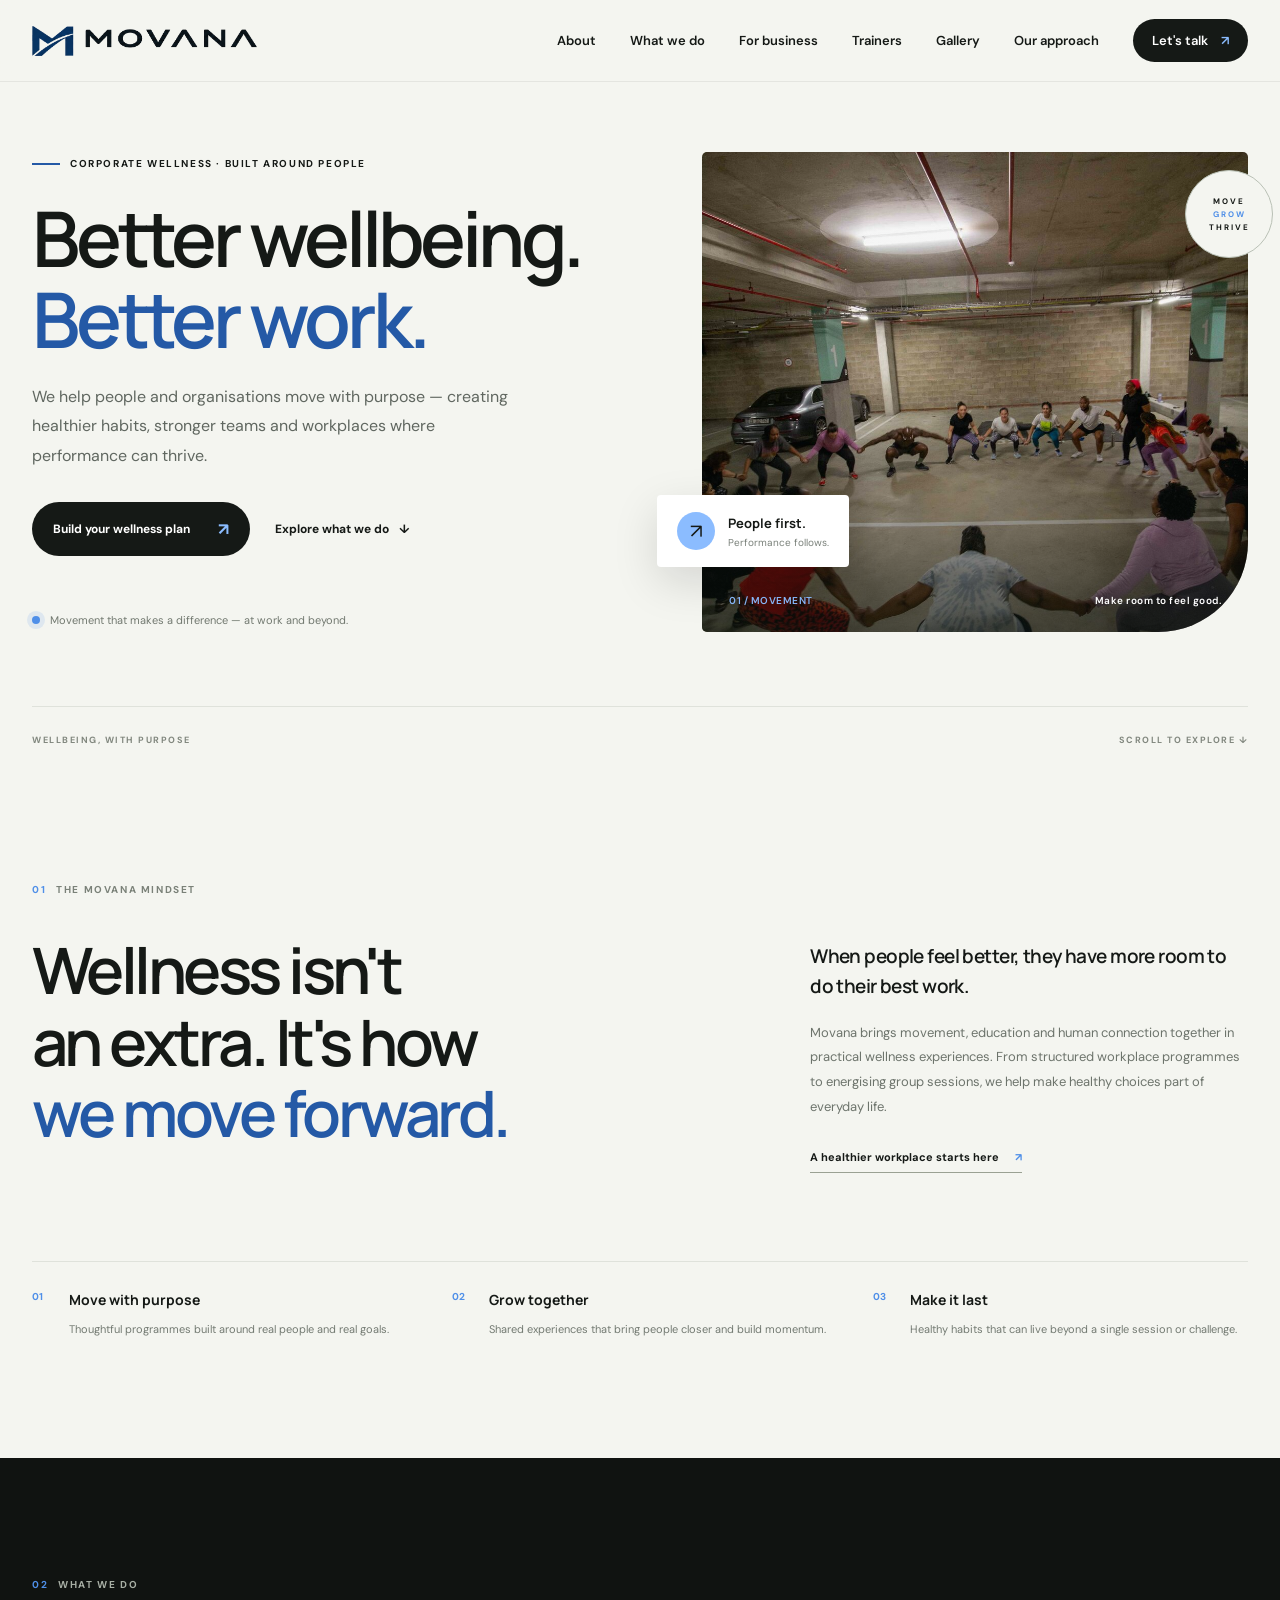
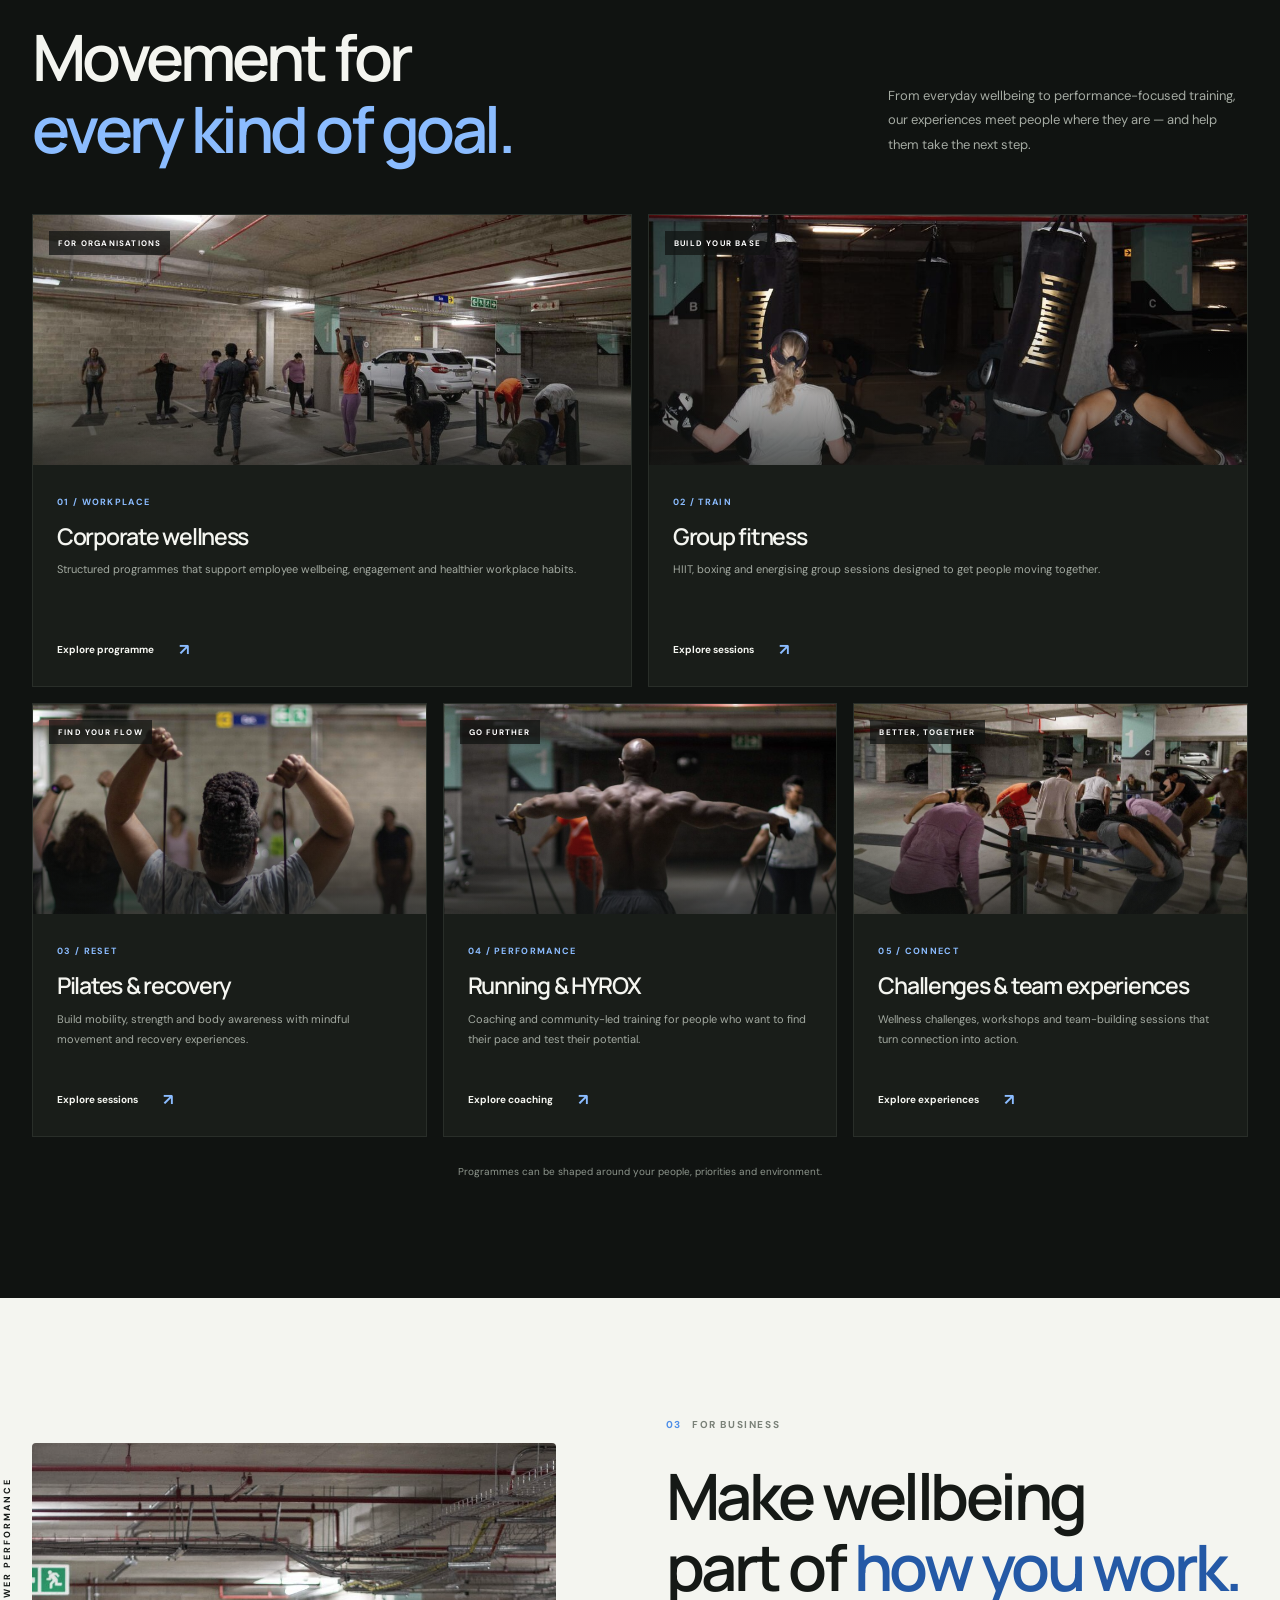
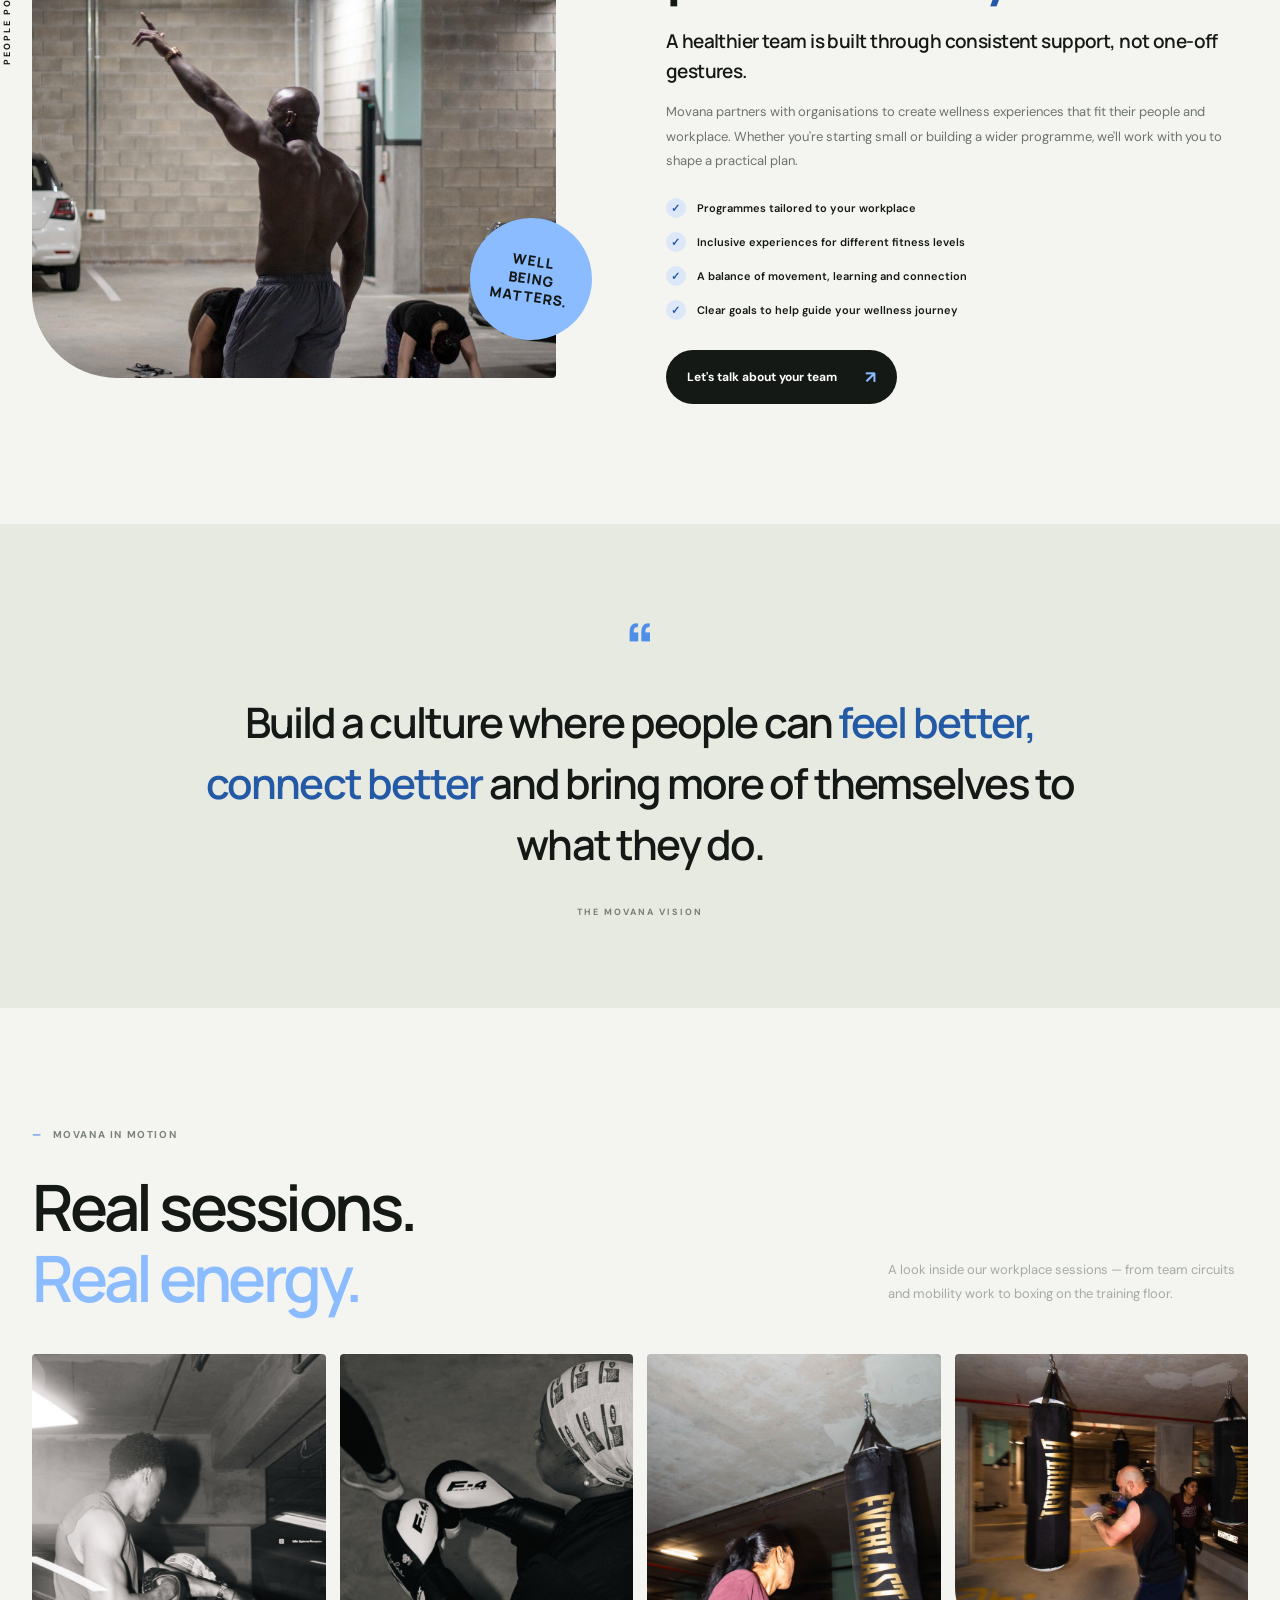
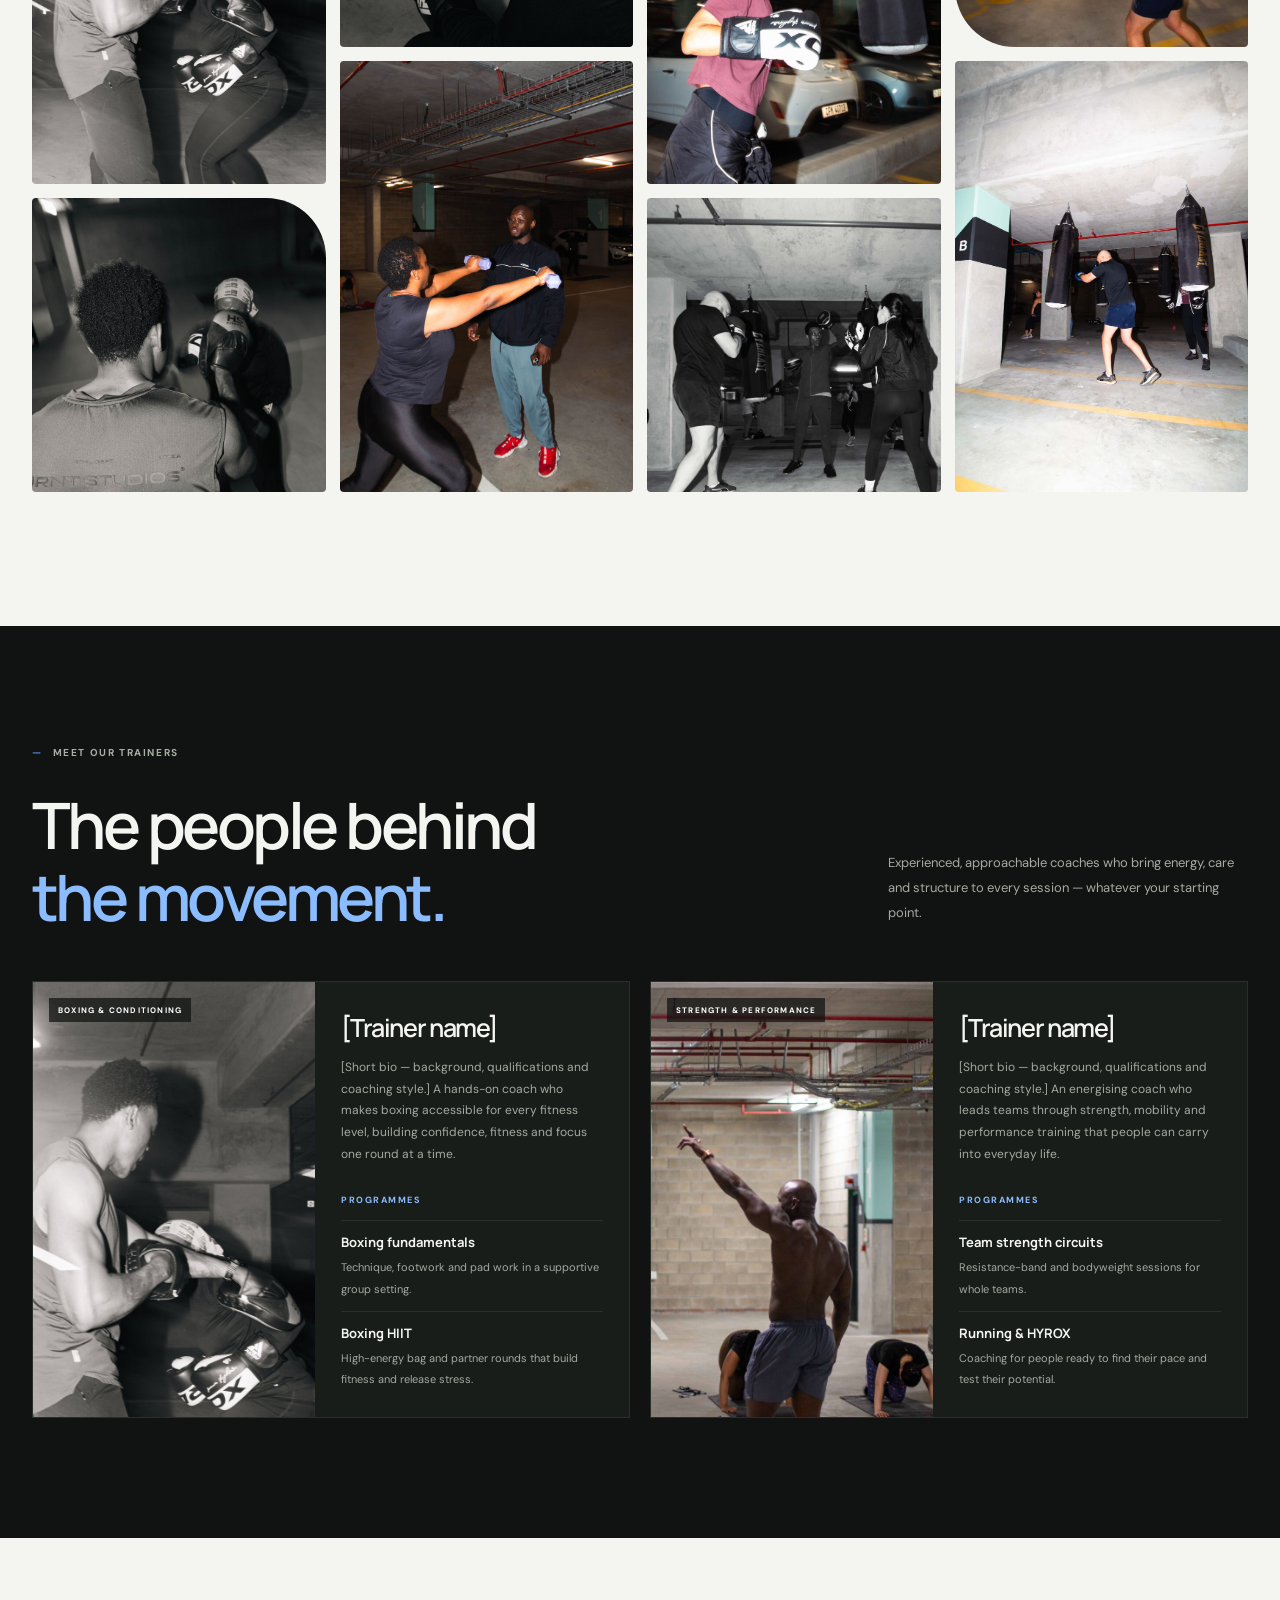
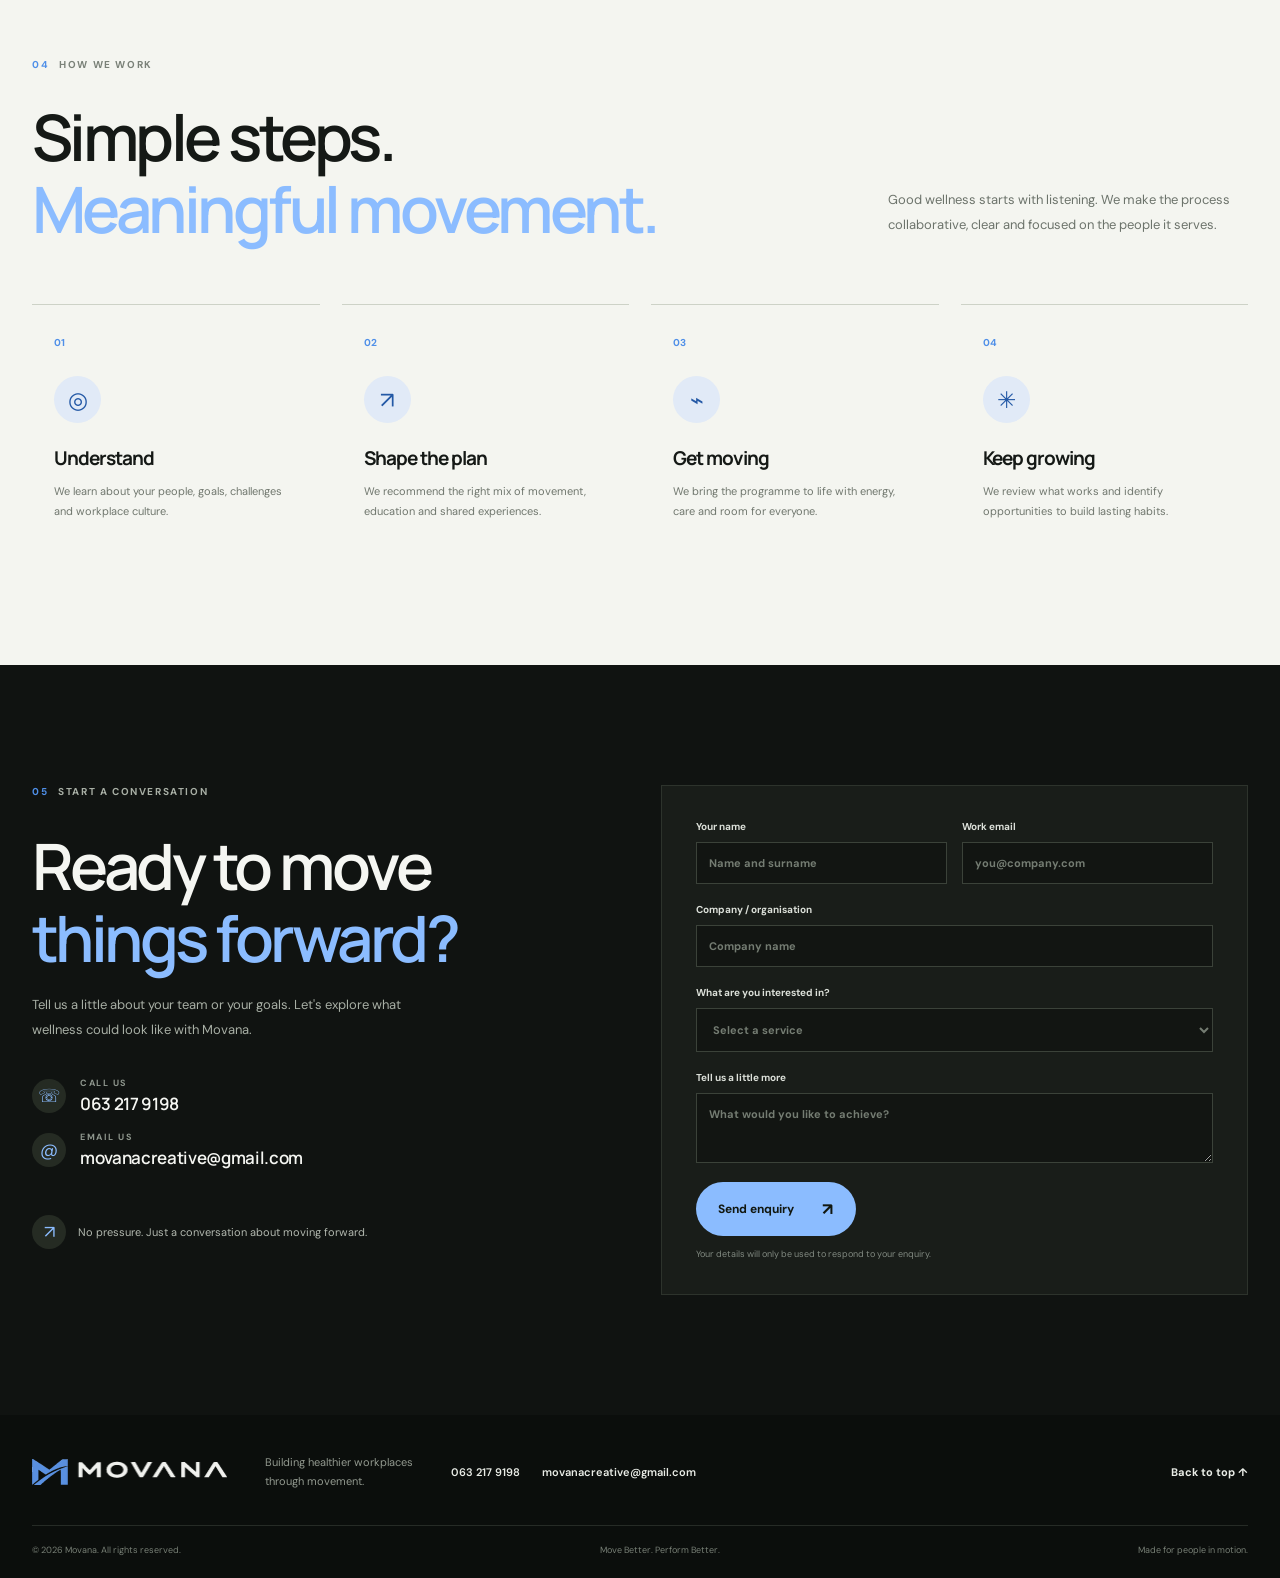
<file: website/index.html>
<!doctype html>
<html lang="en">
<head>
  <meta charset="utf-8">
  <meta name="viewport" content="width=device-width, initial-scale=1">
  <meta name="theme-color" content="#101311">
  <meta name="description" content="Movana builds healthier workplaces through movement. Discover corporate wellness programmes, fitness experiences and coaching designed to help teams thrive.">
  <title>Movana — Move Better. Perform Better.</title>
  <link rel="preconnect" href="https://fonts.googleapis.com">
  <link rel="preconnect" href="https://fonts.gstatic.com" crossorigin>
  <link href="https://fonts.googleapis.com/css2?family=DM+Sans:wght@400;500;600;700&family=Manrope:wght@400;500;600;700;800&display=swap" rel="stylesheet">
  <link rel="icon" type="image/png" href="images/favicon.png">
  <link rel="stylesheet" href="styles.css">
</head>
<body>
  <a class="skip-link" href="#main">Skip to content</a>
  <header class="site-header" id="top">
    <a class="brand" href="#top" aria-label="Movana home"><img class="brand-logo" src="images/movana-logo.png" alt="Movana" width="781" height="104"></a>
    <button class="menu-toggle" aria-expanded="false" aria-controls="primary-nav" aria-label="Open navigation"><span></span><span></span></button>
    <nav class="nav" id="primary-nav" aria-label="Main navigation">
      <a href="#about">About</a>
      <a href="#services">What we do</a>
      <a href="#corporate">For business</a>
      <a href="#trainers">Trainers</a>
      <a href="#gallery">Gallery</a>
      <a href="#approach">Our approach</a>
      <a class="nav-cta" href="#contact">Let's talk <span aria-hidden="true">↗</span></a>
    </nav>
  </header>

  <main id="main">
    <section class="hero section-shell">
      <div class="hero-copy reveal">
        <p class="eyebrow"><span class="eyebrow-line"></span> CORPORATE WELLNESS · BUILT AROUND PEOPLE</p>
        <h1>Better wellbeing.<br><em>Better work.</em></h1>
        <p class="hero-intro">We help people and organisations move with purpose — creating healthier habits, stronger teams and workplaces where performance can thrive.</p>
        <div class="hero-actions">
          <a class="button button-dark" href="#contact">Build your wellness plan <span aria-hidden="true">↗</span></a>
          <a class="text-link" href="#services">Explore what we do <span aria-hidden="true">↓</span></a>
        </div>
        <div class="hero-note"><span class="pulse-dot"></span><span>Movement that makes a difference — at work and beyond.</span></div>
      </div>
      <div class="hero-visual reveal" aria-label="A Movana group holding hands in a circle during a team squat">
        <div class="hero-photo">
          <div class="photo-overlay"></div>
          <div class="photo-caption"><span>01 / MOVEMENT</span><span>Make room to feel good.</span></div>
        </div>
        <div class="floating-card">
          <span class="floating-icon">↗</span>
          <div><strong>People first.</strong><span>Performance follows.</span></div>
        </div>
        <div class="hero-orbit" aria-hidden="true"><span>MOVE</span><span>GROW</span><span>THRIVE</span></div>
      </div>
      <div class="hero-bottom"><span>WELLBEING, WITH PURPOSE</span><span>SCROLL TO EXPLORE ↓</span></div>
    </section>

    <section class="intro section-shell section-pad" id="about">
      <div class="section-kicker reveal"><span>01</span><span>THE MOVANA MINDSET</span></div>
      <div class="intro-grid">
        <h2 class="reveal">Wellness isn't<br>an extra. It's how<br><em>we move forward.</em></h2>
        <div class="intro-copy reveal">
          <p class="lead">When people feel better, they have more room to do their best work.</p>
          <p>Movana brings movement, education and human connection together in practical wellness experiences. From structured workplace programmes to energising group sessions, we help make healthy choices part of everyday life.</p>
          <a class="underlined-link" href="#corporate">A healthier workplace starts here <span>↗</span></a>
        </div>
      </div>
      <div class="values-strip reveal">
        <div><span class="value-number">01</span><strong>Move with purpose</strong><p>Thoughtful programmes built around real people and real goals.</p></div>
        <div><span class="value-number">02</span><strong>Grow together</strong><p>Shared experiences that bring people closer and build momentum.</p></div>
        <div><span class="value-number">03</span><strong>Make it last</strong><p>Healthy habits that can live beyond a single session or challenge.</p></div>
      </div>
    </section>

    <section class="services section-pad" id="services">
      <div class="section-shell">
        <div class="section-heading reveal">
          <div><div class="section-kicker light"><span>02</span><span>WHAT WE DO</span></div><h2>Movement for<br><em>every kind of goal.</em></h2></div>
          <p>From everyday wellbeing to performance-focused training, our experiences meet people where they are — and help them take the next step.</p>
        </div>
        <div class="service-grid">
          <article class="service-card service-featured reveal">
            <div class="service-image service-image-one"><span class="image-tag">FOR ORGANISATIONS</span></div>
            <div class="service-content"><span class="service-index">01 / WORKPLACE</span><h3>Corporate wellness</h3><p>Structured programmes that support employee wellbeing, engagement and healthier workplace habits.</p><a href="#contact" aria-label="Enquire about corporate wellness">Explore programme <span>↗</span></a></div>
          </article>
          <article class="service-card reveal">
            <div class="service-image service-image-two"><span class="image-tag">BUILD YOUR BASE</span></div>
            <div class="service-content"><span class="service-index">02 / TRAIN</span><h3>Group fitness</h3><p>HIIT, boxing and energising group sessions designed to get people moving together.</p><a href="#contact" aria-label="Enquire about group fitness">Explore sessions <span>↗</span></a></div>
          </article>
          <article class="service-card reveal">
            <div class="service-image service-image-three"><span class="image-tag">FIND YOUR FLOW</span></div>
            <div class="service-content"><span class="service-index">03 / RESET</span><h3>Pilates & recovery</h3><p>Build mobility, strength and body awareness with mindful movement and recovery experiences.</p><a href="#contact" aria-label="Enquire about Pilates and recovery">Explore sessions <span>↗</span></a></div>
          </article>
          <article class="service-card reveal">
            <div class="service-image service-image-four"><span class="image-tag">GO FURTHER</span></div>
            <div class="service-content"><span class="service-index">04 / PERFORMANCE</span><h3>Running & HYROX</h3><p>Coaching and community-led training for people who want to find their pace and test their potential.</p><a href="#contact" aria-label="Enquire about running and HYROX">Explore coaching <span>↗</span></a></div>
          </article>
          <article class="service-card reveal">
            <div class="service-image service-image-five"><span class="image-tag">BETTER, TOGETHER</span></div>
            <div class="service-content"><span class="service-index">05 / CONNECT</span><h3>Challenges & team experiences</h3><p>Wellness challenges, workshops and team-building sessions that turn connection into action.</p><a href="#contact" aria-label="Enquire about team experiences">Explore experiences <span>↗</span></a></div>
          </article>
        </div>
        <p class="services-footnote">Programmes can be shaped around your people, priorities and environment.</p>
      </div>
    </section>

    <section class="corporate section-shell section-pad" id="corporate">
      <div class="corporate-visual reveal">
        <div class="corporate-photo"></div>
        <div class="vertical-note">PEOPLE POWER PERFORMANCE</div>
        <div class="corporate-stamp"><span>WELL</span><span>BEING</span><span>MATTERS.</span></div>
      </div>
      <div class="corporate-copy reveal">
        <div class="section-kicker"><span>03</span><span>FOR BUSINESS</span></div>
        <h2>Make wellbeing<br>part of <em>how you work.</em></h2>
        <p class="lead">A healthier team is built through consistent support, not one-off gestures.</p>
        <p>Movana partners with organisations to create wellness experiences that fit their people and workplace. Whether you're starting small or building a wider programme, we'll work with you to shape a practical plan.</p>
        <ul class="check-list">
          <li><span>✓</span> Programmes tailored to your workplace</li>
          <li><span>✓</span> Inclusive experiences for different fitness levels</li>
          <li><span>✓</span> A balance of movement, learning and connection</li>
          <li><span>✓</span> Clear goals to help guide your wellness journey</li>
        </ul>
        <a class="button button-dark" href="#contact">Let's talk about your team <span>↗</span></a>
      </div>
    </section>

    <section class="quote-band">
      <div class="quote-inner section-shell reveal">
        <span class="quote-mark">“</span>
        <p>Build a culture where people can <em>feel better, connect better</em> and bring more of themselves to what they do.</p>
        <span class="quote-caption">THE MOVANA VISION</span>
      </div>
    </section>

    <section class="gallery section-shell section-pad" id="gallery">
      <div class="section-heading gallery-heading reveal">
        <div><div class="section-kicker"><span>—</span><span>MOVANA IN MOTION</span></div><h2>Real sessions.<br><em>Real energy.</em></h2></div>
        <p>A look inside our workplace sessions — from team circuits and mobility work to boxing on the training floor.</p>
      </div>
      <div class="gallery-grid reveal">
        <figure class="gallery-item"><img src="images/gallery/pad-work.jpg" alt="A coach holding pads for a boxer during a session" loading="lazy" width="900" height="1200"></figure>
        <figure class="gallery-item"><img src="images/gallery/sparring-focus.jpg" alt="A participant focused on pad work with a coach" loading="lazy" width="900" height="1200"></figure>
        <figure class="gallery-item"><img src="images/gallery/gloves-up.jpg" alt="Close-up of boxing gloves raised and ready" loading="lazy" width="900" height="1200"></figure>
        <figure class="gallery-item"><img src="images/gallery/partner-drills.jpg" alt="Two participants working through a partner boxing drill" loading="lazy" width="900" height="1200"></figure>
        <figure class="gallery-item"><img src="images/gallery/heavy-bag.jpg" alt="A participant throwing a punch at a heavy bag" loading="lazy" width="900" height="1200"></figure>
        <figure class="gallery-item"><img src="images/gallery/bag-session.jpg" alt="Participants training on heavy bags in black and white" loading="lazy" width="900" height="1200"></figure>
        <figure class="gallery-item"><img src="images/gallery/power-punch.jpg" alt="A participant driving a punch into a heavy bag" loading="lazy" width="900" height="1200"></figure>
        <figure class="gallery-item"><img src="images/gallery/boxing-floor.jpg" alt="A wide view of a group boxing session on the training floor" loading="lazy" width="900" height="1200"></figure>
      </div>
    </section>

    <section class="trainers section-pad" id="trainers">
      <div class="section-shell">
        <div class="section-heading reveal">
          <div><div class="section-kicker light"><span>—</span><span>MEET OUR TRAINERS</span></div><h2>The people behind<br><em>the movement.</em></h2></div>
          <p>Experienced, approachable coaches who bring energy, care and structure to every session — whatever your starting point.</p>
        </div>
        <div class="trainer-grid">
        <article class="trainer-card reveal">
          <div class="trainer-photo"><img src="images/trainer-boxing.jpg" alt="A Movana coach holding pads for a participant during a boxing session" loading="lazy" width="900" height="1000"><span class="image-tag">BOXING & CONDITIONING</span></div>
          <div class="trainer-body">
            <h3>[Trainer name]</h3>
            <p>[Short bio — background, qualifications and coaching style.] A hands-on coach who makes boxing accessible for every fitness level, building confidence, fitness and focus one round at a time.</p>
            <span class="trainer-label">PROGRAMMES</span>
            <ul class="trainer-programmes"><li><strong>Boxing fundamentals</strong><span>Technique, footwork and pad work in a supportive group setting.</span></li><li><strong>Boxing HIIT</strong><span>High-energy bag and partner rounds that build fitness and release stress.</span></li></ul>
          </div>
        </article>
        <article class="trainer-card reveal">
          <div class="trainer-photo"><img src="images/trainer-strength.jpg" alt="A Movana coach leading a group warm-up in a workplace session" loading="lazy" width="900" height="1000"><span class="image-tag">STRENGTH & PERFORMANCE</span></div>
          <div class="trainer-body">
            <h3>[Trainer name]</h3>
            <p>[Short bio — background, qualifications and coaching style.] An energising coach who leads teams through strength, mobility and performance training that people can carry into everyday life.</p>
            <span class="trainer-label">PROGRAMMES</span>
            <ul class="trainer-programmes"><li><strong>Team strength circuits</strong><span>Resistance-band and bodyweight sessions for whole teams.</span></li><li><strong>Running & HYROX</strong><span>Coaching for people ready to find their pace and test their potential.</span></li></ul>
          </div>
        </article>
        </div>
      </div>
    </section>

    <section class="approach section-shell section-pad" id="approach">
      <div class="section-heading approach-heading reveal">
        <div><div class="section-kicker"><span>04</span><span>HOW WE WORK</span></div><h2>Simple steps.<br><em>Meaningful movement.</em></h2></div>
        <p>Good wellness starts with listening. We make the process collaborative, clear and focused on the people it serves.</p>
      </div>
      <div class="steps-grid">
        <article class="step reveal"><span class="step-number">01</span><div class="step-icon">◎</div><h3>Understand</h3><p>We learn about your people, goals, challenges and workplace culture.</p></article>
        <article class="step reveal"><span class="step-number">02</span><div class="step-icon">↗</div><h3>Shape the plan</h3><p>We recommend the right mix of movement, education and shared experiences.</p></article>
        <article class="step reveal"><span class="step-number">03</span><div class="step-icon">⌁</div><h3>Get moving</h3><p>We bring the programme to life with energy, care and room for everyone.</p></article>
        <article class="step reveal"><span class="step-number">04</span><div class="step-icon">✳</div><h3>Keep growing</h3><p>We review what works and identify opportunities to build lasting habits.</p></article>
      </div>
    </section>

    <section class="contact section-pad" id="contact">
      <div class="section-shell contact-grid">
        <div class="contact-copy reveal">
          <div class="section-kicker light"><span>05</span><span>START A CONVERSATION</span></div>
          <h2>Ready to move<br><em>things forward?</em></h2>
          <p>Tell us a little about your team or your goals. Let's explore what wellness could look like with Movana.</p>
          <ul class="contact-details">
            <li><span class="contact-note-icon" aria-hidden="true">☏</span><div><small>CALL US</small><a href="tel:+27632179198">063 217 9198</a></div></li>
            <li><span class="contact-note-icon" aria-hidden="true">@</span><div><small>EMAIL US</small><a href="mailto:movanacreative@gmail.com">movanacreative@gmail.com</a></div></li>
          </ul>
          <div class="contact-note"><span class="contact-note-icon">↗</span><span>No pressure. Just a conversation about moving forward.</span></div>
        </div>
        <form class="contact-form reveal" name="movana-enquiry" method="POST" data-netlify="true" netlify-honeypot="bot-field" action="/thank-you.html">
          <input type="hidden" name="form-name" value="movana-enquiry">
          <p class="hidden"><label>Do not fill this out: <input name="bot-field"></label></p>
          <div class="form-row">
            <label>Your name<input name="name" type="text" autocomplete="name" placeholder="Name and surname" required></label>
            <label>Work email<input name="email" type="email" autocomplete="email" placeholder="you@company.com" required></label>
          </div>
          <label>Company / organisation<input name="company" type="text" autocomplete="organization" placeholder="Company name"></label>
          <label>What are you interested in?
            <select name="interest" required>
              <option value="" disabled selected>Select a service</option>
              <option>Corporate wellness programme</option><option>Group fitness sessions</option><option>Pilates & recovery</option><option>Running / HYROX coaching</option><option>Wellness challenge or workshop</option><option>Team-building experience</option><option>Something else</option>
            </select>
          </label>
          <label>Tell us a little more<textarea name="message" rows="3" placeholder="What would you like to achieve?"></textarea></label>
          <button class="button button-green" type="submit">Send enquiry <span>↗</span></button>
          <p class="form-small">Your details will only be used to respond to your enquiry.</p>
        </form>
      </div>
    </section>
  </main>

  <footer class="footer">
    <div class="section-shell footer-main">
      <a class="brand brand-footer" href="#top"><img class="brand-logo" src="images/movana-logo-light.png" alt="Movana" width="781" height="104"></a>
      <p>Building healthier workplaces<br>through movement.</p>
      <div class="footer-contact"><a href="tel:+27632179198">063 217 9198</a><a href="mailto:movanacreative@gmail.com">movanacreative@gmail.com</a></div>
      <a class="footer-top" href="#top">Back to top ↑</a>
    </div>
    <div class="section-shell footer-bottom"><span>© <span id="year"></span> Movana. All rights reserved.</span><span>Move Better. Perform Better.</span><span>Made for people in motion.</span></div>
  </footer>
  <script src="script.js"></script>
</body>
</html>
</file>
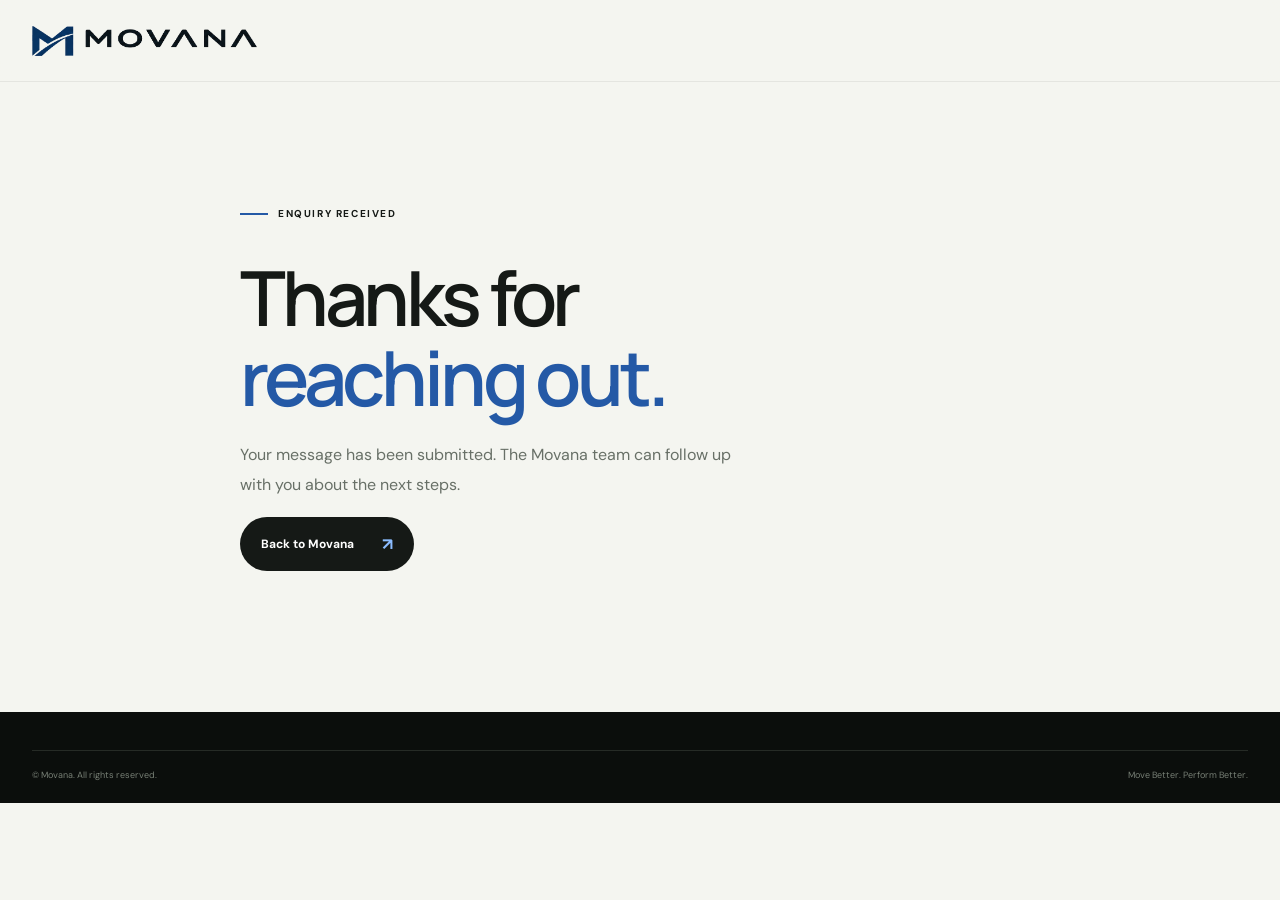
<file: website/thank-you.html>
<!doctype html>
<html lang="en"><head><meta charset="utf-8"><meta name="viewport" content="width=device-width, initial-scale=1"><meta name="theme-color" content="#101311"><title>Thank you — Movana</title><link rel="preconnect" href="https://fonts.googleapis.com"><link rel="preconnect" href="https://fonts.gstatic.com" crossorigin><link href="https://fonts.googleapis.com/css2?family=DM+Sans:wght@400;600;700&family=Manrope:wght@500;600;700;800&display=swap" rel="stylesheet"><link rel="icon" type="image/png" href="images/favicon.png"><link rel="stylesheet" href="styles.css"></head><body><header class="site-header"><a class="brand" href="index.html"><img class="brand-logo" src="images/movana-logo.png" alt="Movana" width="781" height="104"></a></header><main class="section-shell" style="min-height:70vh;display:grid;align-content:center;max-width:800px;padding-block:80px"><p class="eyebrow"><span class="eyebrow-line"></span> ENQUIRY RECEIVED</p><h1 style="font-size:clamp(48px,8vw,76px)">Thanks for<br><em>reaching out.</em></h1><p style="max-width:500px;line-height:1.9;color:#687067">Your message has been submitted. The Movana team can follow up with you about the next steps.</p><p><a class="button button-dark" href="index.html">Back to Movana <span>↗</span></a></p></main><footer class="footer"><div class="section-shell footer-bottom"><span>© Movana. All rights reserved.</span><span>Move Better. Perform Better.</span></div></footer></body></html>
</file>
<file: website/styles.css>
:root{--ink:#151916;--dark:#101311;--paper:#f4f5f0;--white:#fff;--muted:#777e77;--line:#dfe2db;--green:#8bbcff;--green-dark:#2459a6;--font-head:"Manrope",sans-serif;--font-body:"DM Sans",sans-serif;--shell:1240px}*{box-sizing:border-box}html{scroll-behavior:smooth;scroll-padding-top:92px}body{margin:0;background:var(--paper);color:var(--ink);font-family:var(--font-body);-webkit-font-smoothing:antialiased}a{color:inherit;text-decoration:none}button,input,textarea,select{font:inherit}.skip-link{position:absolute;left:-999px;top:8px;background:var(--green);padding:12px;z-index:99}.skip-link:focus{left:8px}.section-shell{width:min(var(--shell),calc(100% - 64px));margin-inline:auto}.section-pad{padding-block:120px}.site-header{height:82px;padding:0 max(32px,calc((100% - var(--shell))/2));display:flex;align-items:center;justify-content:space-between;background:rgba(244,245,240,.94);backdrop-filter:blur(12px);position:sticky;top:0;z-index:50;border-bottom:1px solid rgba(20,25,22,.07)}.brand{display:flex;align-items:center;gap:10px;font:800 25px var(--font-head);letter-spacing:-1.5px}.brand-mark{display:grid;place-items:center;width:29px;height:29px;border-radius:50%;background:var(--green);color:var(--ink);font:800 24px var(--font-head);letter-spacing:-3px;padding:0 4px 5px 0;transform:rotate(-9deg)}.brand-dot{color:#2459a6}.brand-logo{display:block;height:30px;width:auto}.brand-footer .brand-logo{height:26px}.nav{display:flex;align-items:center;gap:34px;font-size:13px;font-weight:600}.nav>a:not(.nav-cta){transition:opacity .2s}.nav>a:not(.nav-cta):hover{opacity:.55}.nav-cta{background:var(--ink);color:white;border-radius:100px;padding:13px 19px}.nav-cta span{color:var(--green);margin-left:10px}.menu-toggle{display:none}.hero{min-height:650px;padding-top:70px;padding-bottom:42px;display:grid;grid-template-columns:1fr .91fr;gap:70px;position:relative;align-items:center}.eyebrow,.section-kicker{display:flex;align-items:center;gap:10px;font-size:10px;font-weight:700;letter-spacing:1.6px}.eyebrow-line{width:28px;height:2px;background:var(--green-dark)}h1,h2,h3,p{margin-top:0}h1,h2,h3{font-family:var(--font-head);letter-spacing:-.055em}h1{font-size:clamp(52px,6vw,83px);line-height:1.05;font-weight:600;margin:28px 0 22px}h1 em,h2 em{font-style:normal;color:#2459a6} .hero-intro{max-width:490px;color:#606760;font-size:16px;line-height:1.85}.hero-actions{display:flex;align-items:center;gap:25px;margin-top:31px}.button{border:0;display:inline-flex;align-items:center;justify-content:center;gap:28px;padding:16px 21px;border-radius:100px;font-size:12px;font-weight:700;cursor:pointer;transition:transform .2s,background .2s}.button:hover{transform:translateY(-2px)}.button-dark{background:var(--ink);color:white}.button-dark span{color:var(--green);font-size:17px}.text-link{font-size:12px;font-weight:700}.text-link span{padding-left:7px}.hero-note{display:flex;align-items:center;gap:10px;margin-top:57px;color:#727970;font-size:11px}.pulse-dot{height:8px;width:8px;border-radius:50%;background:#4f8fe8;box-shadow:0 0 0 5px #4f8fe822}.hero-visual{height:480px;position:relative}.hero-photo{height:100%;width:100%;border-radius:5px 5px 90px 5px;position:relative;overflow:hidden;background:#777 url("images/hero-team-circle.jpg") center 40%/cover}.photo-overlay{position:absolute;inset:0;background:linear-gradient(180deg,rgba(10,20,15,.03) 45%,rgba(10,20,15,.6))}.photo-caption{position:absolute;bottom:25px;left:27px;right:27px;display:flex;justify-content:space-between;gap:12px;color:white;font-size:10px;font-weight:600;letter-spacing:.5px}.photo-caption span:first-child{color:var(--green)}.floating-card{position:absolute;bottom:65px;left:-45px;background:#fff;padding:17px 20px;display:flex;align-items:center;gap:13px;box-shadow:0 15px 45px #1112;border-radius:4px}.floating-icon{display:grid;place-items:center;background:var(--green);width:38px;height:38px;border-radius:50%;font-size:20px}.floating-card div{display:grid;gap:4px}.floating-card strong{font:700 13px var(--font-head)}.floating-card div span{font-size:10px;color:#7a817a}.hero-orbit{position:absolute;right:-25px;top:18px;width:88px;height:88px;border:1px solid #b9c0b5;border-radius:50%;display:flex;align-items:center;justify-content:center;gap:3px;flex-direction:column;font-size:8px;letter-spacing:2px;font-weight:700;background:var(--paper)}.hero-orbit span:nth-child(2){color:#4f8fe8}.hero-bottom{grid-column:1/-1;display:flex;justify-content:space-between;padding-top:27px;margin-top:4px;border-top:1px solid var(--line);font-size:9px;font-weight:700;letter-spacing:1.5px;color:#81877e}.intro{padding-top:95px}.section-kicker{color:#7a8178}.section-kicker span:first-child{color:#4f8fe8}.intro-grid{display:grid;grid-template-columns:1.1fr .7fr;gap:90px;margin-top:38px}.intro h2,.section-heading h2,.corporate h2,.contact h2{font-size:clamp(42px,5vw,64px);font-weight:600;line-height:1.12;margin:0}.intro-copy{padding-top:7px}.lead{font:600 19px/1.6 var(--font-head);letter-spacing:-.03em}.intro-copy>p:not(.lead),.corporate-copy>p:not(.lead){font-size:13px;line-height:1.9;color:#6d746c}.underlined-link{display:inline-block;margin-top:17px;padding-bottom:8px;border-bottom:1px solid #9aa193;font-size:11px;font-weight:700}.underlined-link span{color:#4f8fe8;padding-left:13px}.values-strip{display:grid;grid-template-columns:repeat(3,1fr);gap:45px;margin-top:88px;padding-top:27px;border-top:1px solid var(--line)}.values-strip>div{position:relative;padding-left:37px}.value-number{position:absolute;left:0;top:1px;color:#4f8fe8;font-size:10px;font-weight:700}.values-strip strong{font:700 14px var(--font-head)}.values-strip p{font-size:11px;line-height:1.7;color:#737a72;margin:10px 0 0}.services{background:var(--dark);color:#f4f5f0}.section-kicker.light{color:#a8afa5}.section-heading{display:flex;justify-content:space-between;align-items:end;gap:45px;margin-bottom:49px}.section-heading h2{margin-top:30px}.section-heading h2 em{color:var(--green)}.section-heading>p{max-width:360px;color:#a5aba3;font-size:13px;line-height:1.9;margin:0 0 7px}.service-grid{display:grid;grid-template-columns:repeat(6,1fr);gap:16px}.service-card{grid-column:span 2;background:#191d19;border:1px solid #292e29;min-width:0;transition:transform .25s,border-color .25s}.service-card:hover{transform:translateY(-5px);border-color:#426aa3}.service-featured{grid-column:span 3}.service-card:nth-child(2){grid-column:span 3}.service-card:nth-child(n+3){grid-column:span 2}.service-image{height:210px;position:relative;background-size:cover;background-position:center;filter:saturate(.75)}.service-featured .service-image,.service-card:nth-child(2) .service-image{height:250px}.service-image:after{content:"";position:absolute;inset:0;background:linear-gradient(180deg,transparent 45%,#101311b0)}.service-image-one{background-image:url("images/corporate-wellness.jpg")}.service-image-two{background-image:url("images/group-boxing.jpg");background-position:center 45%}.service-image-three{background-image:url("images/mobility-stretch.jpg");background-position:center 30%}.service-image-four{background-image:url("images/performance-training.jpg");background-position:center 35%}.service-image-five{background-image:url("images/team-challenge.jpg");background-position:center 60%}.image-tag{position:absolute;z-index:1;top:16px;left:16px;background:#101311b8;color:#fff;padding:7px 9px;font-size:8px;letter-spacing:1.2px;font-weight:700}.service-content{padding:24px 24px 26px}.service-index{font-size:9px;letter-spacing:1.3px;color:var(--green);font-weight:700}.service-content h3{font-size:23px;line-height:1.2;margin:13px 0 10px;font-weight:600}.service-content p{color:#a3aaa1;font-size:11px;line-height:1.8;min-height:60px}.service-content a{display:inline-flex;gap:25px;align-items:center;font-size:10px;font-weight:700;margin-top:8px}.service-content a span{font-size:16px;color:var(--green)}.services-footnote{text-align:center;font-size:10px;color:#8e968d;margin:28px 0 0}.corporate{display:grid;grid-template-columns:.9fr 1fr;gap:110px;align-items:center}.corporate-visual{height:535px;position:relative}.corporate-photo{height:100%;width:100%;background:url("images/coach-led-session.jpg") center 35%/cover;border-radius:4px 4px 4px 85px;filter:saturate(.65)}.vertical-note{position:absolute;left:-31px;top:35px;writing-mode:vertical-rl;transform:rotate(180deg);font-size:9px;letter-spacing:2px;font-weight:700}.corporate-stamp{position:absolute;right:-36px;bottom:38px;background:var(--green);width:122px;height:122px;border-radius:50%;display:flex;flex-direction:column;align-items:center;justify-content:center;font:800 14px/1.3 var(--font-head);letter-spacing:1px;transform:rotate(8deg)}.corporate-copy h2{margin:29px 0 23px}.corporate-copy h2 em{color:#2459a6}.corporate-copy .lead{margin-bottom:13px}.check-list{list-style:none;padding:0;margin:24px 0 30px;display:grid;gap:14px}.check-list li{font-size:11px;font-weight:600;display:flex;gap:11px;align-items:center}.check-list li span{width:20px;height:20px;display:grid;place-items:center;border-radius:50%;background:#dce8f8;color:#2459a6;font-size:11px}.quote-band{background:#e7eae1;padding:88px 0}.quote-inner{max-width:880px;text-align:center}.quote-mark{font:700 70px/1 var(--font-head);color:#4f8fe8}.quote-inner p{font:600 clamp(26px,3.6vw,42px)/1.45 var(--font-head);letter-spacing:-.045em;margin:10px auto 24px}.quote-inner p em{font-style:normal;color:#2459a6}.quote-caption{font-size:9px;letter-spacing:2px;font-weight:700;color:#777e74}.approach-heading{margin-bottom:60px}.approach-heading>p{color:#6c736b}.steps-grid{display:grid;grid-template-columns:repeat(4,1fr);gap:22px}.step{padding:25px 22px 23px;border-top:1px solid #cdd2c7;position:relative}.step-number{font-size:10px;font-weight:700;color:#4f8fe8}.step-icon{display:grid;place-items:center;width:47px;height:47px;border-radius:50%;background:#e1eaf7;color:#2459a6;font-size:23px;margin:25px 0 22px}.step h3{font-size:19px;margin:0 0 11px}.step p{font-size:11px;line-height:1.8;color:#70776e;margin:0}.contact{background:var(--dark);color:#f5f6f2}.contact-grid{display:grid;grid-template-columns:.9fr 1fr;gap:100px}.contact h2{margin:32px 0 20px}.contact h2 em{color:var(--green)}.contact-copy>p{font-size:13px;line-height:1.9;color:#a8afa5;max-width:390px}.contact-details{list-style:none;padding:0;margin:34px 0 0;display:grid;gap:16px}.contact-details li{display:flex;gap:14px;align-items:center}.contact-details small{display:block;font-size:9px;letter-spacing:1.5px;font-weight:700;color:#8e968d;margin-bottom:3px}.contact-details a{font:600 17px var(--font-head);color:#f5f6f2;letter-spacing:-.02em;transition:color .2s}.contact-details a:hover{color:var(--green)}.footer-contact{display:flex;gap:22px;font-size:11px;font-weight:600}.footer-contact a:hover{color:var(--green)}.contact-note{display:flex;gap:12px;align-items:center;margin-top:46px;color:#b2b8af;font-size:11px}.contact-note-icon{width:34px;height:34px;border-radius:50%;background:#252b23;color:var(--green);display:grid;place-items:center;font-size:18px}.contact-form{background:#191d19;padding:34px;border:1px solid #2d332c;display:grid;gap:19px}.form-row{display:grid;grid-template-columns:1fr 1fr;gap:15px}.contact-form label{display:grid;gap:9px;font-size:10px;font-weight:700;color:#dce0d9}.contact-form input,.contact-form textarea,.contact-form select{width:100%;border:1px solid #3b4239;background:#121512;color:#f5f6f2;border-radius:0;padding:13px 12px;outline:none;font-size:11px;resize:vertical}.contact-form input:focus,.contact-form textarea:focus,.contact-form select:focus{border-color:var(--green)}.contact-form input::placeholder,.contact-form textarea::placeholder{color:#747c72}.contact-form select:invalid{color:#747c72}.button-green{background:var(--green);color:#111710;justify-self:start;min-width:160px}.button-green span{font-size:17px}.form-small{font-size:9px;color:#818980;margin:-7px 0 0}.hidden{display:none}.trainers{background:var(--dark);color:#f4f5f0}.trainers .section-heading h2 em{color:var(--green)}.trainer-grid{display:grid;grid-template-columns:1fr 1fr;gap:20px}.trainer-card{display:grid;grid-template-columns:.9fr 1fr;background:#191d19;border:1px solid #292e29;transition:border-color .25s}.trainer-card:hover{border-color:#426aa3}.trainer-photo{position:relative;min-height:380px;overflow:hidden}.trainer-photo img{position:absolute;inset:0;width:100%;height:100%;object-fit:cover;object-position:center 30%}.trainer-card:nth-child(2) .trainer-photo img{object-position:45% 40%}.trainer-body{padding:28px 26px}.trainer-body h3{font-size:25px;font-weight:600;margin:0 0 12px}.trainer-body>p{color:#a3aaa1;font-size:12px;line-height:1.8;margin:0 0 22px}.trainer-label{font-size:9px;letter-spacing:1.5px;font-weight:700;color:var(--green)}.trainer-programmes{list-style:none;padding:0;margin:12px 0 0;display:grid;gap:12px}.trainer-programmes li{border-top:1px solid #2b302b;padding-top:12px}.trainer-programmes strong{display:block;font:700 13px var(--font-head);margin-bottom:4px}.trainer-programmes span{color:#a3aaa1;font-size:11px;line-height:1.7}.gallery-heading{margin-bottom:40px}.gallery-grid{columns:4;column-gap:14px}.gallery-item{margin:0 0 14px;overflow:hidden;border-radius:4px;break-inside:avoid;aspect-ratio:1/1;background:#d9dcd5}.gallery-item:nth-child(4n+1),.gallery-item:nth-child(4n){aspect-ratio:3/4.4}.gallery-item:nth-child(2){border-top-right-radius:60px}.gallery-item:nth-child(7){border-bottom-left-radius:60px}.gallery-item img{display:block;width:100%;height:100%;object-fit:cover;transition:transform .6s ease}.gallery-item:hover img{transform:scale(1.04)}.footer{background:#0b0e0c;color:#e9ece6;padding:38px 0 22px}.footer-main{display:flex;align-items:center;gap:38px;padding-bottom:35px}.brand-footer{font-size:23px}.footer-main>p{font-size:11px;line-height:1.7;color:#92998f;margin:0}.footer-top{margin-left:auto;font-size:11px;font-weight:700}.footer-bottom{padding-top:18px;border-top:1px solid #262b26;display:flex;justify-content:space-between;gap:15px;color:#777f75;font-size:9px}.reveal{opacity:0;transform:translateY(18px);transition:opacity .7s ease,transform .7s ease}.reveal.is-visible{opacity:1;transform:translateY(0)}@media(prefers-reduced-motion:reduce){*,*:before,*:after{scroll-behavior:auto!important;transition:none!important}.reveal{opacity:1;transform:none}}@media(max-width:1000px){.section-shell{width:calc(100% - 48px)}.site-header{padding-inline:24px}.nav{gap:19px}.hero{gap:38px;min-height:600px}.hero-visual{height:420px}.corporate{gap:65px}.contact-grid{gap:55px}.trainer-grid{grid-template-columns:1fr}.service-content{padding:20px}.service-content h3{font-size:20px}}@media(max-width:760px){html{scroll-padding-top:75px}.section-shell{width:calc(100% - 40px)}.site-header{height:72px;padding-inline:20px}.brand{font-size:23px}.brand-logo{height:24px}.gallery-grid{columns:2;column-gap:10px}.gallery-item{margin-bottom:10px}.menu-toggle{display:flex;flex-direction:column;gap:5px;border:0;background:transparent;padding:10px;z-index:3}.menu-toggle span{width:23px;height:2px;background:var(--ink);transition:transform .2s}.menu-toggle[aria-expanded=true] span:first-child{transform:translateY(3.5px) rotate(45deg)}.menu-toggle[aria-expanded=true] span:last-child{transform:translateY(-3.5px) rotate(-45deg)}.nav{position:absolute;top:71px;left:0;right:0;background:var(--paper);padding:22px 20px 25px;display:none;flex-direction:column;align-items:stretch;gap:0;border-bottom:1px solid var(--line)}.nav.is-open{display:flex}.nav>a{padding:15px 4px;border-bottom:1px solid var(--line)}.nav .nav-cta{margin-top:14px;text-align:center;border:0;padding:15px}.hero{padding-top:55px;grid-template-columns:1fr;gap:37px;min-height:0}.eyebrow{font-size:9px}h1{font-size:clamp(48px,13vw,70px);margin:23px 0 18px}.hero-intro{font-size:14px}.hero-actions{gap:18px;flex-wrap:wrap}.button{padding:15px 17px;gap:17px}.hero-note{margin-top:32px;font-size:10px}.hero-visual{height:390px;margin-left:14px}.hero-photo{border-bottom-right-radius:65px}.floating-card{left:-15px;bottom:48px;padding:13px}.hero-orbit{right:-12px;top:-15px;width:72px;height:72px;font-size:7px}.hero-bottom{font-size:8px;margin-top:8px;padding-top:20px}.section-pad{padding-block:78px}.intro{padding-top:75px}.intro-grid{grid-template-columns:1fr;gap:23px;margin-top:28px}.intro h2,.section-heading h2,.corporate h2,.contact h2{font-size:clamp(40px,10vw,54px)}.intro-copy{max-width:560px}.lead{font-size:17px}.values-strip{grid-template-columns:1fr;gap:22px;margin-top:50px}.values-strip>div{padding-left:32px}.values-strip p{margin-top:6px}.section-heading{display:block;margin-bottom:32px}.section-heading h2{margin-top:25px}.section-heading>p{margin-top:20px}.service-grid{grid-template-columns:1fr;gap:14px}.service-featured,.service-card:nth-child(2),.service-card:nth-child(n+3){grid-column:span 1}.service-image,.service-featured .service-image,.service-card:nth-child(2) .service-image{height:220px}.service-content p{min-height:0}.services-footnote{line-height:1.7}.corporate{grid-template-columns:1fr;gap:52px}.corporate-visual{height:390px;margin:0 15px 0 10px}.corporate-stamp{right:-22px;width:98px;height:98px;font-size:12px}.vertical-note{left:-20px;font-size:8px}.corporate-copy h2{margin:25px 0 20px}.quote-band{padding:66px 0}.quote-inner p{font-size:28px}.approach-heading{margin-bottom:35px}.steps-grid{grid-template-columns:1fr 1fr;gap:12px}.step{padding:19px 13px}.step-icon{margin:20px 0 18px;width:42px;height:42px}.step h3{font-size:17px}.contact-grid{grid-template-columns:1fr;gap:35px}.contact h2{margin:25px 0 17px}.contact-note{margin-top:27px}.contact-form{padding:22px 17px;gap:17px}.form-row{grid-template-columns:1fr;gap:17px}.footer-main{flex-wrap:wrap;gap:18px}.footer-main>p{flex-basis:calc(100% - 10px);order:3}.trainer-card{grid-template-columns:1fr}.trainer-photo{min-height:300px}.trainer-body{padding:22px 20px}.footer-contact{order:4;flex-direction:column;gap:8px}.footer-top{margin-left:auto}.footer-bottom{flex-direction:column;gap:9px}.footer-bottom span:nth-child(2){display:none}}@media(max-width:380px){.hero-actions{align-items:flex-start;flex-direction:column}.hero-visual{height:330px}.steps-grid{grid-template-columns:1fr}.photo-caption{left:16px;right:16px;font-size:8px}.contact-form{padding-inline:14px}}
</file>
